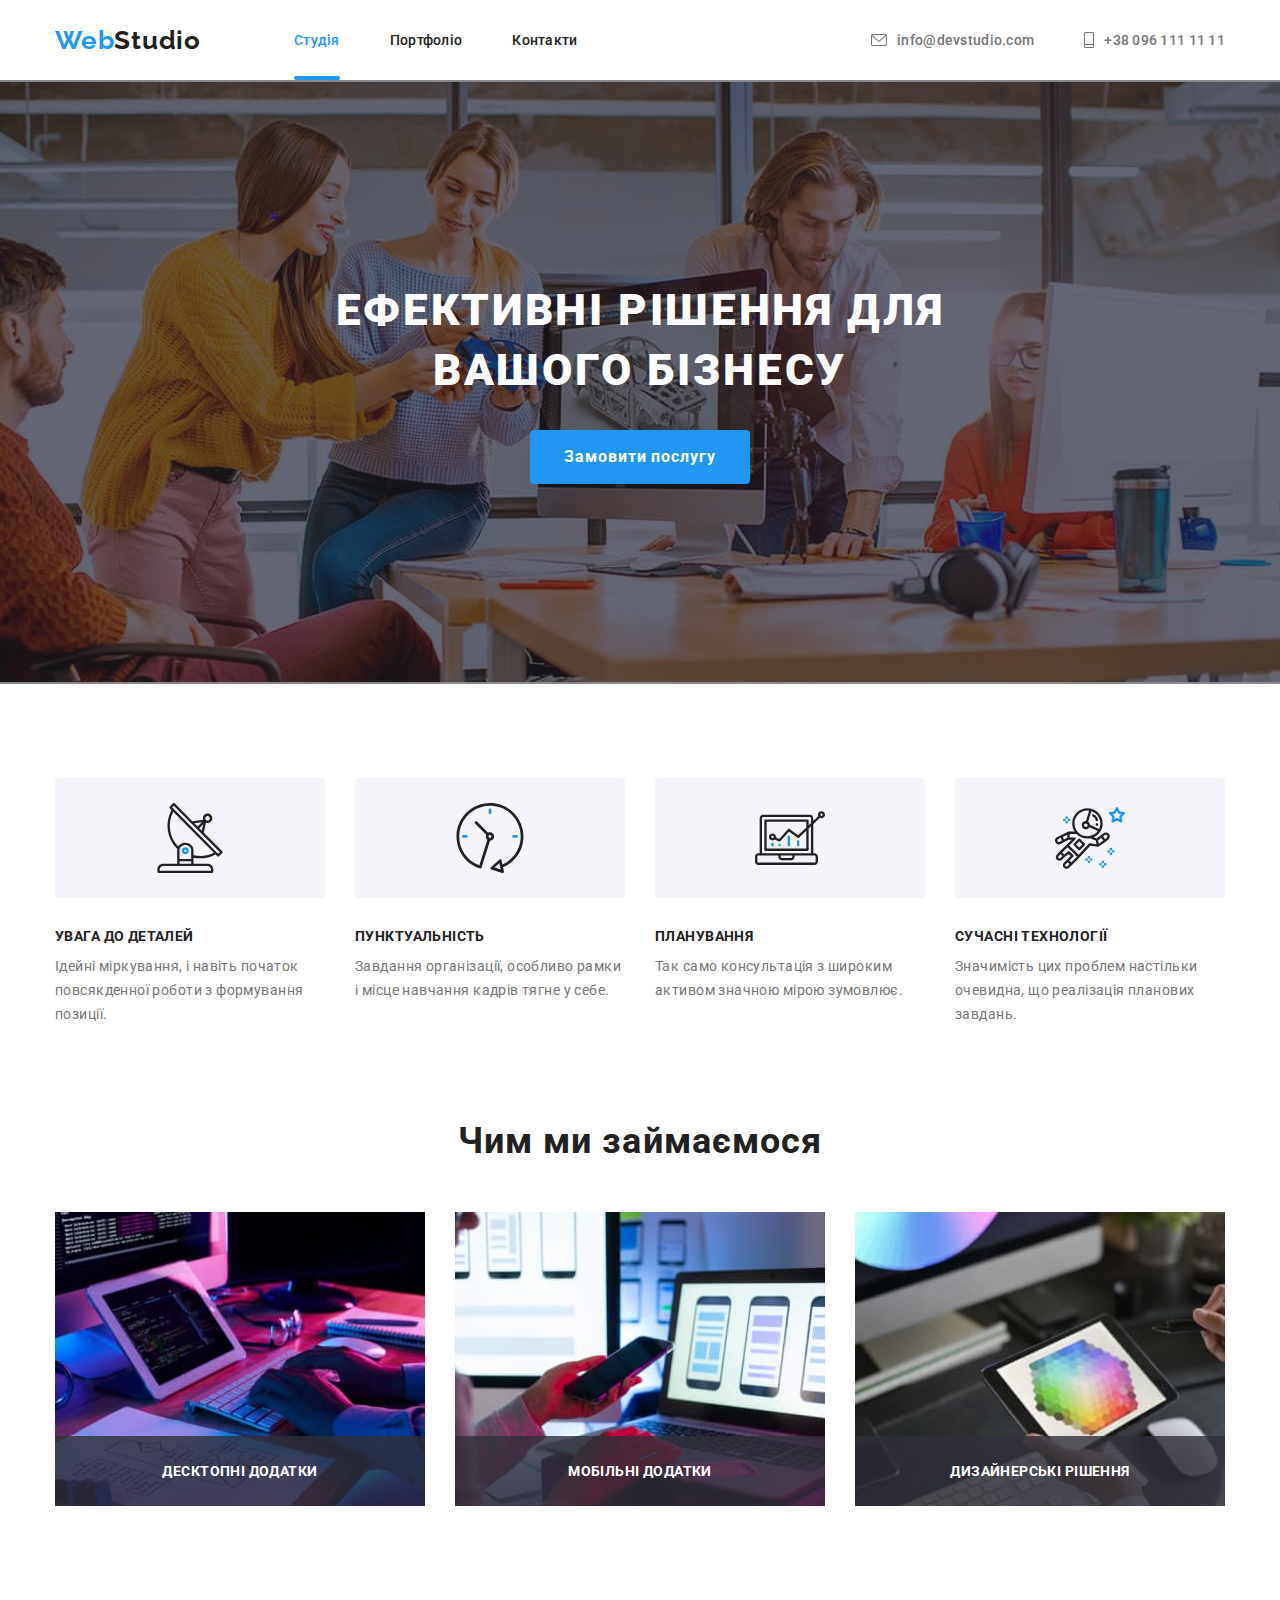
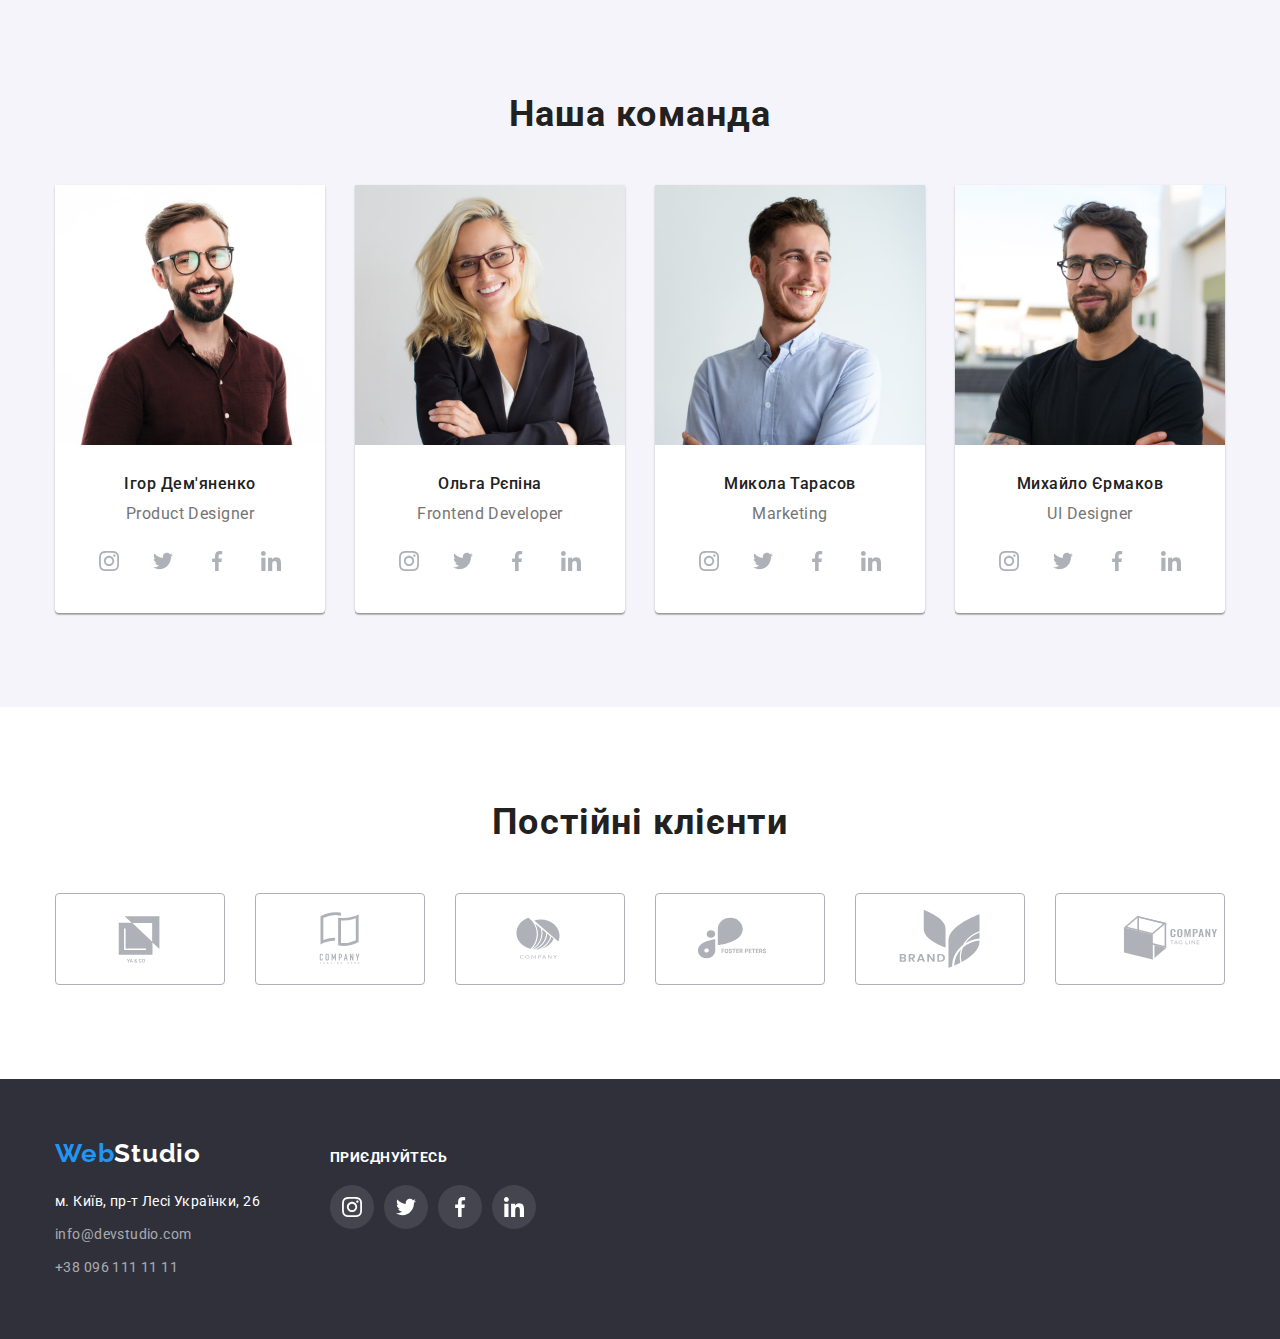
<file: index.html>
<!DOCTYPE html>
<html lang="en">
  <head>
    <meta charset="UTF-8" />
    <meta http-equiv="X-UA-Compatible" content="IE=edge" />
    <meta name="viewport" content="width=device-width, initial-scale=1.0" />
    <title>Web Studio</title>
    <link rel="preconnect" href="https://fonts.googleapis.com" />
    <link rel="preconnect" href="https://fonts.gstatic.com" crossorigin />
    <link
      href="https://fonts.googleapis.com/css2?family=Raleway:wght@700&family=Roboto:wght@400;500;700;900&display=swap"
      rel="stylesheet"
    />
    <link
      rel="stylesheet"
      href="https://cdnjs.cloudflare.com/ajax/libs/modern-normalize/1.1.0/modern-normalize.min.css"
    />
    <link rel="stylesheet" href="./css/styles.css" />
  </head>
  <body>
    <header class="page-header">
      <div class="container flex">
        <a href="" class="logo link"
          ><span class="first-part">Web</span>Studio</a
        >
        <nav class="nav">
          <ul class="nav-list list">
            <li class="site-nav-item">
              <a href="" class="studio-nav-link current link">Студія</a>
            </li>
            <li class="site-nav-item">
              <a href="./portfolio.html" class="site-nav-link link"
                >Портфоліо</a
              >
            </li>
            <li class="site-nav-item">
              <a href="" class="site-nav-link link">Контакти</a>
            </li>
          </ul>
        </nav>
        <ul class="auth-nav list">
          <li class="header item">
            <a class="auth-nav-link mail link" href="mailto:info@devstudio.com">
              <svg class="header-icon email" width="16" , height="12">
                <use href="./images/symbol-defs.svg#envelope"></use>
              </svg>
              info@devstudio.com</a
            >
          </li>
          <li class="header item">
            <a class="auth-nav-link phone link" href="tel:+380961111111">
              <svg class="header-icon mobile" width="10" ,height="16">
                <use href="./images/symbol-defs.svg#mobile"></use>
              </svg>
              +38 096 111 11 11</a
            >
          </li>
        </ul>
      </div>
    </header>
    <main>
      <section class="section hero overlay">
        <div class="container">
          <h1 class="hero-name">Ефективні рішення для <br />вашого бізнесу</h1>
              <button data-modal-open class="hero-btn btn" type="button">
                Замовити послугу
              </button>
        </div>
      </section>
      <section class="section">
        <div class="container">
          <ul class="benefits list">
            <li class="benefits-item">
              <div class="benefit one"></div>
              <h3 class="benefits-list">Увага до деталей</h3>
              <p class="text">
                Ідейні міркування, і навіть початок повсякденної роботи з
                формування позиції.
              </p>
            </li>
            <li class="benefits-item">
              <div class="benefit two"></div>
              <h3 class="benefits-list">Пунктуальність</h3>
              <p class="text">
                Завдання організації, особливо рамки і місце навчання кадрів
                тягне у себе.
              </p>
            </li>
            <li class="benefits-item">
              <div class="benefit three"></div>
              <h3 class="benefits-list">Планування</h3>
              <p class="text">
                Так само консультація з широким активом значною мірою зумовлює.
              </p>
            </li>
            <li class="benefits-item">
              <div class="benefit four"></div>
              <h3 class="benefits-list">Сучасні технології</h3>
              <p class="text">
                Значимість цих проблем настільки очевидна, що реалізація
                планових завдань.
              </p>
            </li>
          </ul>
        </div>
      </section>
      <section class="section work">
        <div class="container">
          <h2 class="ocupation">Чим ми займаємося</h2>
          <ul class="works list">
            <li class="work-item">
              <div class="wrapper">
                <img
                  class="gallery-items"
                  src="./images/desktop.jpg"
                  alt="ноутбук "
                  width="370"
                  height="294"
                />
                <div class="overlay-box">
                  <p class="overlay-text">Десктопні додатки</p>
                </div>
              </div>
            </li>
            <li class="work-item">
              <div class="wrapper">
                <img
                  class="gallery-items"
                  src="./images/phone.jpg"
                  alt="телефон"
                  width="370"
                  height="294"
                />
                <div class="overlay-box">
                  <p class="overlay-text">Мобільні додатки</p>
                </div>
              </div>
            </li>
            <li class="work-item">
              <div class="wrapper">
                <img
                  class="gallery-items"
                  src="./images/tablet.jpg"
                  alt="планшет"
                  width="370"
                  height="294"
                />
                <div class="overlay-box">
                  <p class="overlay-text">Дизайнерські рішення</p>
                </div>
              </div>
            </li>
          </ul>
        </div>
      </section>
      <section class="section our-team">
        <div class="container">
          <h2 class="team">Наша команда</h2>
          <ul class="workers list">
            <li class="employees">
              <img
                class="gallery-items"
                src="./images/gallery.jpg"
                alt="Дизайнер"
                width="270"
                height="260"
              />
              <div class="team-workers">
                <h3 class="team-worker">Ігор Дем'яненко</h3>
                <p class="team-position">Product Designer</p>
                <ul class="team-icon">
                  <li class="team-icons list">
                    <a class="team-soc-link" href=""
                      ><svg class="socials-icon" width="20" , height="20">
                        <use href="./images/symbol-defs.svg#instagram"></use>
                      </svg>
                    </a>
                  </li>
                  <li class="team-icons list">
                    <a class="team-soc-link" href=""
                      ><svg class="socials-icon" width="20" , height="20">
                        <use href="./images/symbol-defs.svg#twitter"></use>
                      </svg>
                    </a>
                  </li>
                  <li class="team-icons list">
                    <a class="team-soc-link" href=""
                      ><svg class="socials-icon" width="20" , height="20">
                        <use href="./images/symbol-defs.svg#facebook"></use>
                      </svg>
                    </a>
                  </li>
                  <li class="team-icons list">
                    <a class="team-soc-link" href="">
                      <svg class="socials-icon" width="20" , height="20">
                        <use href="./images/symbol-defs.svg#linkedin"></use>
                      </svg>
                    </a>
                  </li>
                </ul>
              </div>
            </li>
            <li class="employees">
              <img
                class="gallery-items"
                src="./images/gallery1.jpg"
                alt="Розробник"
                width="270"
                height="260"
              />
              <div class="team-workers">
                <h3 class="team-worker">Ольга Рєпіна</h3>
                <p class="team-position">Frontend Developer</p>
                <ul class="team-icon">
                  <li class="team-icons list">
                    <a class="team-soc-link" href="">
                      <svg class="socials-icon" width="20" , height="20">
                        <use href="./images/symbol-defs.svg#instagram"></use>
                      </svg>
                    </a>
                  </li>
                  <li class="team-icons list">
                    <a class="team-soc-link" href=""
                      ><svg class="socials-icon" width="20" , height="20">
                        <use href="./images/symbol-defs.svg#twitter"></use>
                      </svg>
                    </a>
                  </li>
                  <li class="team-icons list">
                    <a class="team-soc-link" href=""
                      ><svg class="socials-icon" width="20" , height="20">
                        <use href="./images/symbol-defs.svg#facebook"></use>
                      </svg>
                    </a>
                  </li>
                  <li class="team-icons list">
                    <a class="team-soc-link" href="">
                      <svg class="socials-icon" width="20" , height="20">
                        <use
                          href="./images/symbol-defs.svg#linkedin"
                        ></use></svg>
                    </a>
                  </li>
                </ul>
              </div>
            </li>
            <li class="employees">
              <img
                class="gallery-items"
                src="./images/gallery2.jpg"
                alt="Маркетолог"
                width="270"
                height="260"
              />
              <div class="team-workers">
                <h3 class="team-worker">Микола Тарасов</h3>
                <p class="team-position">Marketing</p>
                <ul class="team-icon">
                  <li class="team-icons list">
                    <a class="team-soc-link" href="">
                      <svg class="socials-icon" width="20" , height="20">
                        <use href="./images/symbol-defs.svg#instagram"></use>
                      </svg>
                    </a>
                  </li>
                  <li class="team-icons list">
                    <a class="team-soc-link" href=""
                      ><svg class="socials-icon" width="20" , height="20">
                        <use href="./images/symbol-defs.svg#twitter"></use>
                      </svg>
                    </a>
                  </li>
                  <li class="team-icons list">
                    <a class="team-soc-link" href=""
                      ><svg class="socials-icon" width="20" , height="20">
                        <use href="./images/symbol-defs.svg#facebook"></use>
                      </svg>
                    </a>
                  </li>
                  <li class="team-icons list">
                    <a class="team-soc-link" href="">
                      <svg class="socials-icon" width="20" , height="20">
                        <use
                          href="./images/symbol-defs.svg#linkedin"
                        ></use></svg></a>
                  </li>
                </ul>
              </div>
            </li>
            <li class="employees">
              <img
                class="gallery-items"
                src="./images/gallery3.jpg"
                alt="Дизайнер"
                width="270"
                height="260"
              />
              <div class="team-workers">
                <h3 class="team-worker">Михайло Єрмаков</h3>
                <p class="team-position">UI Designer</p>
                <ul class="team-icon">
                  <li class="team-icons list">
                    <a class="team-soc-link" href="">
                      <svg class="socials-icon" width="20" , height="20">
                        <use href="./images/symbol-defs.svg#instagram"></use>
                      </svg>
                    </a>
                  </li>
                  <li class="team-icons list">
                    <a class="team-soc-link" href=""
                      ><svg class="socials-icon" width="20" , height="20">
                        <use href="./images/symbol-defs.svg#twitter"></use>
                      </svg>
                    </a>
                  </li>
                  <li class="team-icons list">
                    <a class="team-soc-link" href=""
                      ><svg class="socials-icon" width="20" , height="20">
                        <use href="./images/symbol-defs.svg#facebook"></use>
                      </svg>
                    </a>
                  </li>
                  <li class="team-icons list">
                    <a class="team-soc-link" href="">
                      <svg class="socials-icon" width="20" , height="20">
                        <use
                          href="./images/symbol-defs.svg#linkedin"
                        ></use></svg>
                    </a>
                  </li>
                </ul>
              </div>
            </li>
          </ul>
        </div>
      </section>
      <section class="section clients">
        <div class="container customers">
          <h2 class="client">Постійні клієнти</h2>
          <ul class="our-clients">
            <li class="clients-list list">
              <a class="icon-client" href=""
                ><svg class="client-icons" width="106" , height="60">
                  <use href="./images/symbol-defs.svg#Logo1"></use></svg>
              </a>
            </li>
            <li class="clients-list list">
              <a class="icon-client" href=""
                ><svg class="client-icons" width="106" , height="60">
                  <use href="./images/symbol-defs.svg#Logo2"></use></svg>
              </a>
            </li>
            <li class="clients-list list">
              <a class="icon-client" href=""
                ><svg class="client-icons" width="106" , height="60">
                  <use href="./images/symbol-defs.svg#Logo3"></use></svg>
              </a>
            </li>
            <li class="clients-list list">
              <a class="icon-client" href=""
                ><svg class="client-icons" width="106" , height="60">
                  <use href="./images/symbol-defs.svg#Logo4"></use></svg>
              </a>
            </li>
            <li class="clients-list list">
              <a class="icon-client" href=""
                ><svg class="client-icons" width="106" , height="60">
                  <use href="./images/symbol-defs.svg#Logo5"></use></svg>
            </li>
            <li class="clients-list list">
              <a class="icon-client" href=""
                ><svg class="client-icons" width="106" , height="60">
                  <use href="./images/symbol-defs.svg#Logo6"></use></svg>
              </a>
            </li>
          </ul>
        </div>
      </section>
    </main>
    <footer class="bottom">
      <div class="container cont-bottom">
        <div class="container-bottom">
          <a href="" class="logo-link link"
            ><span class="one-part">Web</span>Studio</a
          >
          <address class="address-list">
            <ul class="address list">
              <li class="address-item">
                <a
                  class="address-location-link link"
                  href="https://goo.gl/maps/JddRu9CGbKq4Ur218"
                  >м. Київ, пр-т Лесі Українки, 26
                </a>
              </li>
              <li class="address-item">
                <a
                  class="address-nav-link link"
                  href="mailto:info@devstudio.com"
                >
                  info@devstudio.com</a
                >
              </li>
              <li class="address-item">
                <a class="address-nav-link link" href="tel:+380961111111"
                  >+38 096 111 11 11</a
                >
              </li>
            </ul>
          </address>
        </div>
        <div class="invitation">
          <p class="invite">Приєднуйтесь</p>
          <ul class="invitation-link">
            <li class="footer-soc list">
              <a class="footer-soc-link" href=""
                ><svg class="invitation-icon" width="20" height="20">
                  <use href="./images/symbol-defs.svg#instagram"></use>
                </svg>
              </a>
            </li>
            <li class="footer-soc list">
              <a class="footer-soc-link" href=""
                ><svg class="invitation-icon" width="20" height="20">
                  <use href="./images/symbol-defs.svg#twitter"></use>
                </svg>
              </a>
            </li>
            <li class="footer-soc list">
              <a class="footer-soc-link" href=""
                ><svg class="invitation-icon" width="20" height="20">
                  <use href="./images/symbol-defs.svg#facebook"></use>
                </svg>
              </a>
            </li>
            <li class="footer-soc list">
              <a class="footer-soc-link" href=""
                ><svg class="invitation-icon" width="20" height="20">
                  <use href="./images/symbol-defs.svg#linkedin"></use></svg>
              </a>
            </li>
          </ul>
        </div>
      </div>
    </footer>
    <div class="backdrop is-hidden" data-modal>
      <div class="modal">
        <button data-modal-close class="close-btn" type="button"> <svg class="close-btn-icon" width="18" height="18"> 
        <use href="./images/symbol-defs.svg#close-btn"></use>
      </svg> </button>
      </div>
    </div>
    <script src="./modal.js"></script>
  </body>
</html>
</file>
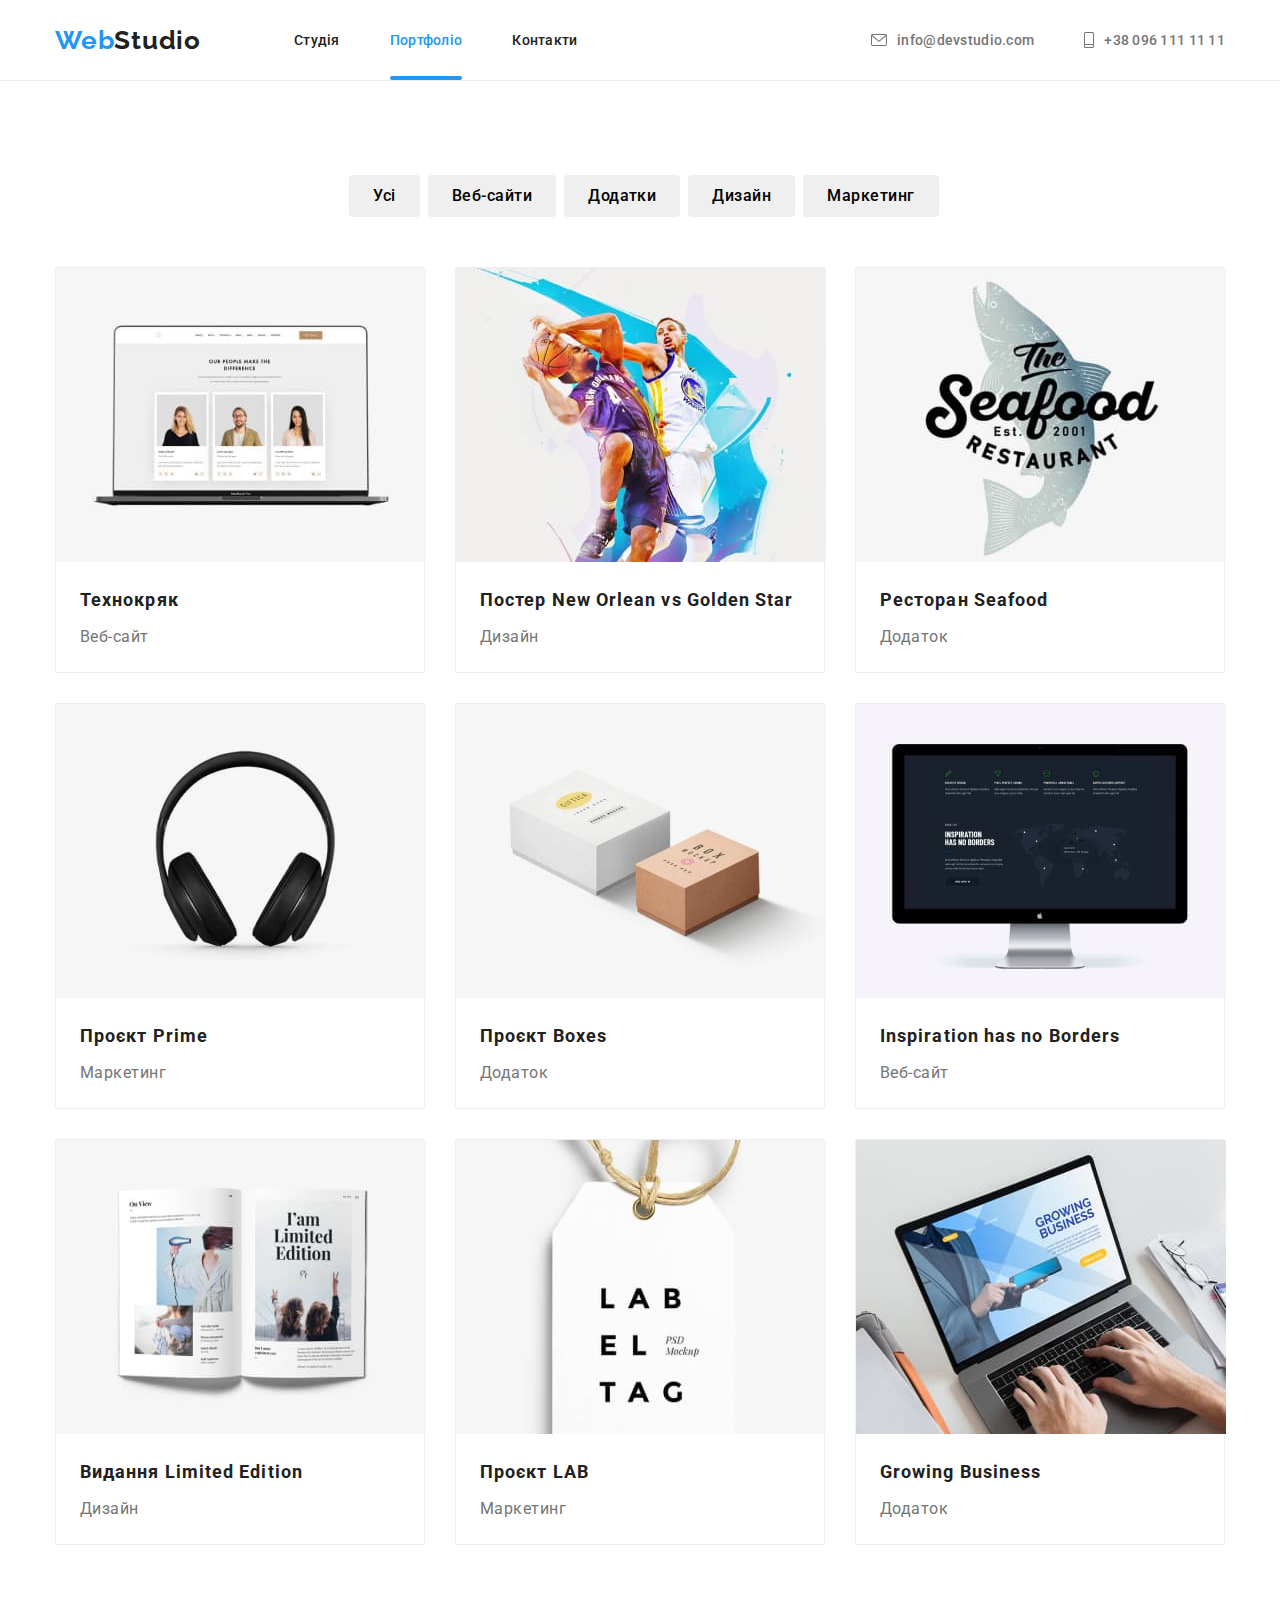
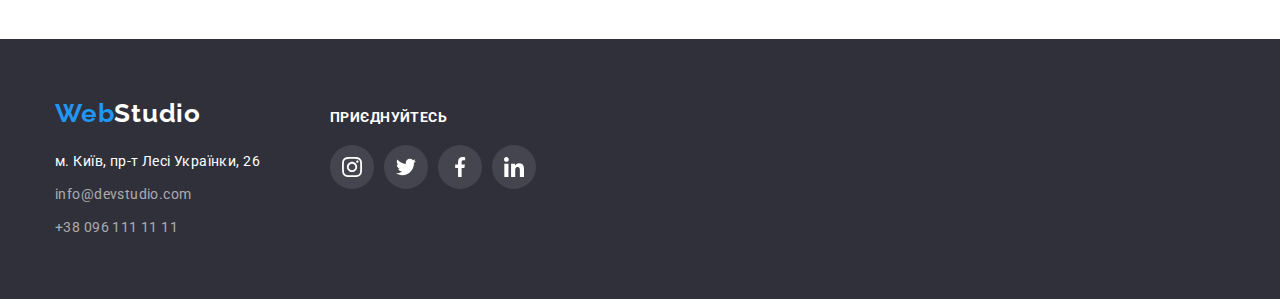
<file: portfolio.html>
<!DOCTYPE html>
<html lang="en">
  <head>
    <meta charset="UTF-8" />
    <meta http-equiv="X-UA-Compatible" content="IE=edge" />
    <meta name="viewport" content="width=device-width, initial-scale=1.0" />
    <title>Портфоліо</title>
    <link rel="preconnect" href="https://fonts.googleapis.com" />
    <link rel="preconnect" href="https://fonts.gstatic.com" crossorigin />
    <link
      href="https://fonts.googleapis.com/css2?family=Raleway:wght@700&family=Roboto:wght@400;500;700;900&display=swap"
      rel="stylesheet"
    />
    <link
      rel="stylesheet"
      href="https://cdnjs.cloudflare.com/ajax/libs/modern-normalize/1.1.0/modern-normalize.min.css"
    />
    <link rel="stylesheet" href="./css/styles.css" />
  </head>
  <body>
    <header class="page">
      <div class="container flex">
        <a href="" class="logo link"
          ><span class="first-part">Web</span>Studio</a
        >
        <nav class="site-nav">
          <ul class="nav-list list">
            <li class="site-nav-item">
              <a href="./index.html" class="site-nav-link link">Студія</a>
            </li>
            <li class="site-nav-item">
              <a href="" class="port-nav-link current link">Портфоліо</a>
            </li>
            <li class="site-nav-item">
              <a href="" class="site-nav-link link">Контакти</a>
            </li>
          </ul>
        </nav>
        <ul class="auth-nav list">
          <li class="item">
            <a class="auth-nav-link link" href="mailto:info@devstudio.com">
              <svg class="header-icon email" width="16" , height="12">
                <use href="./images/symbol-defs.svg#envelope"></use></svg>
                info@devstudio.com</a>
          </li>
          <li class="item">
            <a class="auth-nav-link link" href="tel:+380961111111"
              >
              <svg class="header-icon mobile" width="10" ,height="16">
                <use href="./images/symbol-defs.svg#mobile"></use>
              </svg>+38 096 111 11 11</a
            >
          </li>
        </ul>
      </div>
    </header>
    <main>
      <section class="section">
        <div class="container">
          <h1 class="visually-hidden">Портфоліо</h1>
          <ul class="btn-port-list list">
            <li><button class="btn-port style" type="button">Усі</button></li>
            <li><button class="btn-port" type="button">Веб-сайти</button></li>
            <li><button class="btn-port" type="button">Додатки</button></li>
            <li><button class="btn-port" type="button">Дизайн</button></li>
            <li><button class="btn-port" type="button">Маркетинг</button></li>
          </ul>
          <ul class="gallery-list list">
            <li class="gallery-item">
              <a href="" class="projects link">
                <div class="team-thumb">
                <img class="gallery-items"
                  src="./images/project1.jpg"
                  alt="проект1"
                  width="370"
                  height="294"
                />
                <div class="thumb-overlay">
                  <p class="thumb-text"> Ресурс пропонує комплексні пропозиції з різним рівнем функціоналу та сервісів. Все це дозволить відвідувачу отримати вичерпні відомості про компанію чи приватну особу.</p>
                </div>
              </div>
                <div class="project-desk">
                <h3 class="project-list">Технокряк</h3>
                <p class="project-text">Веб-сайт</p>
              </div>
              </a>
            </li>
            <li class="gallery-item">
              <a href="" class="projects link">
                <div class="team-thumb">
                <img class="gallery-items"
                  src="./images/project2.jpg"
                  alt="проект2"
                  width="370"
                  height="294"
                />
                <div class="thumb-overlay">
                  <p class="thumb-text"> Ресурс пропонує комплексні пропозиції з різним рівнем функціоналу та сервісів. Все це дозволить відвідувачу отримати вичерпні відомості про компанію чи приватну особу.</p>
                </div>
              </div>
                <div class="project-desk">
                <h3 class="project-list">Постер New Orlean vs Golden Star</h3>
                <p class="project-text">Дизайн</p>
              </div>
              </a>
            </li>
            <li class="gallery-item">
              <a href="" class="projects link">
                <div class="team-thumb">
                <img class="gallery-items"
                  src="./images/project3.jpg"
                  alt="проект3"
                  width="370"
                  height="294"
                />
                <div class="thumb-overlay">
                  <p class="thumb-text"> Ресурс пропонує комплексні пропозиції з різним рівнем функціоналу та сервісів. Все це дозволить відвідувачу отримати вичерпні відомості про компанію чи приватну особу.</p>
                </div>
              </div>
                <div class="project-desk">
                <h3 class="project-list">Ресторан Seafood</h3>
                <p class="project-text">Додаток</p>
              </div>
              </a>
            </li>
            <li class="gallery-item">
              <a href="" class="projects link">
                <div class="team-thumb">
                <img class="gallery-items"
                  src="./images/project4.jpg"
                  alt="проект4"
                  width="370"
                  height="294"
                />
                <div class="thumb-overlay">
                  <p class="thumb-text"> Ресурс пропонує комплексні пропозиції з різним рівнем функціоналу та сервісів. Все це дозволить відвідувачу отримати вичерпні відомості про компанію чи приватну особу.</p>
                </div>
              </div>
                <div class="project-desk">
                <h3 class="project-list">Проєкт Prime</h3>
                <p class="project-text">Маркетинг</p>
              </div>
              </a>
            </li>
            <li class="gallery-item">
              <a href="" class="projects link">
                <div class="team-thumb">
                <img class="gallery-items"
                  src="./images/project5.jpg"
                  alt="проект5"
                  width="370"
                  height="294"
                />
                <div class="thumb-overlay">
                  <p class="thumb-text"> Ресурс пропонує комплексні пропозиції з різним рівнем функціоналу та сервісів. Все це дозволить відвідувачу отримати вичерпні відомості про компанію чи приватну особу.</p>
                </div>
              </div>
                <div class="project-desk">
                <h3 class="project-list">Проєкт Boxes</h3>
                <p class="project-text">Додаток</p>
              </div>
              </a>
            </li>
            <li class="gallery-item">
              <a href="" class="projects link">
                <div class="team-thumb">
                <img class="gallery-items"
                  src="./images/project6.jpg"
                  alt="проект6"
                  width="370"
                  height="294"
                />
                <div class="thumb-overlay">
                  <p class="thumb-text"> Ресурс пропонує комплексні пропозиції з різним рівнем функціоналу та сервісів. Все це дозволить відвідувачу отримати вичерпні відомості про компанію чи приватну особу.</p>
                </div>
              </div>
                <div class="project-desk">
                <h3 class="project-list">Inspiration has no Borders</h3>
                <p class="project-text">Веб-сайт</p>
              </div>
              </a>
            </li>
            <li class="gallery-item">
              <a href="" class="projects link">
                <div class="team-thumb">
                <img class="gallery-items"
                  src="./images/project7.jpg"
                  alt="проект7"
                  width="370"
                  height="294"
                />
                <div class="thumb-overlay">
                  <p class="thumb-text"> Ресурс пропонує комплексні пропозиції з різним рівнем функціоналу та сервісів. Все це дозволить відвідувачу отримати вичерпні відомості про компанію чи приватну особу.</p>
                </div>
              </div>
                <div class="project-desk">
                <h3 class="project-list">Видання Limited Edition</h3>
                <p class="project-text">Дизайн</p>
                </div>
              </a>
            </li>
            <li class="gallery-item">
              <a href="" class="projects link">
                <div class="team-thumb">
                <img class="gallery-items"
                  src="./images/project8.jpg"
                  alt="проект8"
                  width="370"
                  height="294"
                />
                <div class="thumb-overlay">
                  <p class="thumb-text"> Ресурс пропонує комплексні пропозиції з різним рівнем функціоналу та сервісів. Все це дозволить відвідувачу отримати вичерпні відомості про компанію чи приватну особу.</p>
                </div>
              </div>
                <div class="project-desk">
                <h3 class="project-list">Проєкт LAB</h3>
                <p class="project-text">Маркетинг</p>
              </div>
              </a>
            </li>
            <li class="gallery-item"> 
              <a href="" class="projects link">
                <div class="team-thumb">
                <img class="gallery-items"
                  src="./images/project9.jpg"
                  alt="проект9"
                  width="370"
                  height="294"
                />
                <div class="thumb-overlay">
                  <p class="thumb-text"> Ресурс пропонує комплексні пропозиції з різним рівнем функціоналу та сервісів. Все це дозволить відвідувачу отримати вичерпні відомості про компанію чи приватну особу.</p>
                </div>
              </div>
                <div class="project-desk">
                <h3 class="project-list">Growing Business</h3>
                <p class="project-text">Додаток</p>
              </div>
              </a>
            </li>
          </ul>
        </div>
      </section>
    </main>
    <footer class="bottom">
      <div class="container cont-bottom">
        <div class="container-bottom">
          <a href="" class="logo-link link"
            ><span class="one-part">Web</span>Studio</a
          >
          <address class="address-list">
            <ul class="address list">
              <li class="address-item">
                <a
                  class="address-location-link link"
                  href="https://goo.gl/maps/JddRu9CGbKq4Ur218"
                  >м. Київ, пр-т Лесі Українки, 26
                </a>
              </li>
              <li class="address-item">
                <a
                  class="address-nav-link link"
                  href="mailto:info@devstudio.com"
                >
                  info@devstudio.com</a
                >
              </li>
              <li class="address-item">
                <a class="address-nav-link link" href="tel:+380961111111"
                  >+38 096 111 11 11</a
                >
              </li>
            </ul>
          </address>
        </div>
        <div class="invitation">
          <p class="invite">Приєднуйтесь</p>
          <ul class="invitation-link">
            <li class="footer-soc list">
              <a class="footer-soc-link" href=""
                ><svg class="invitation-icon" width="20" height="20">
                  <use href="./images/symbol-defs.svg#instagram"></use>
                </svg>
              </a>
            </li>
            <li class="footer-soc list">
              <a class="footer-soc-link"href=""
                ><svg class="invitation-icon"width="20" height="20">
                  <use href="./images/symbol-defs.svg#twitter"></use>
                </svg>
              </a>
            </li>
            <li class="footer-soc list">
              <a class="footer-soc-link" href=""
                ><svg class="invitation-icon"width="20" height="20">
                  <use href="./images/symbol-defs.svg#facebook"></use>
                </svg>
              </a>
            </li>
            <li class="footer-soc list">
              <a class="footer-soc-link" href=""
                ><svg class="invitation-icon"width="20" height="20">
                  <use href="./images/symbol-defs.svg#linkedin"></use></svg></a>
            </li>
          </ul>
        </div>
      </div>
    </footer>
  </body>
</html>
</file>
<file: css/styles.css>
:root {
    --second-font: 'Raleway', sans-serif;
    --accent-color: #2196F3;
    --main-color: #212121;
    --second-color: #757575;
    --third-color: #FFFFFF;
    --fourth-color: rgba(255, 255, 255, 0.6);
    --idx-backdrop: 1000;
}

body {
    font-family: 'Roboto', sans-serif;
    color: var(--main-color);
    margin: 0;
}


/* Container */
.container {
    width: 1200px;
    margin: 0 auto;
    padding-left: 15px;
    padding-right: 15px;
}

h1,
h2,
h3,
h4,
h5,
h6,
p,
ul {
    margin-top: 0;
    margin-bottom: 0;
}

/* Утиліти */
.list {
    padding: 0;
    margin: 0;
    list-style: none;
}

.link {
    text-decoration: none;
}

/* Flex */
.flex {
    display: flex;
    align-items: center;
}

/* Logo */
.logo {
    padding-top: 24px;
    padding-bottom: 24px;
    font-family: var(--second-font);
    font-style: normal;
    font-weight: 700;
    font-size: 26px;
    line-height: calc(31/26);
    letter-spacing: 0.03em;
    color: var(--main-color);
}



.first-part {
    color: var(--accent-color);
}

/* Site nav */

.site-nav {
    display: flex;
    font-weight: 500;
    font-size: 14px;
    line-height: 1, 14;
    letter-spacing: 0.02em;
}

.site-nav-item:last-child {
    margin-right: 0;
}

.nav-list .site-nav-item+.site-nav-item {
    margin-left: 50px;
}

.nav-list {
    display: flex;
    margin-left: 93px;
}

.studio-nav-link {
    position: relative;
    display: block;
    padding-top: 32px;
    padding-bottom: 32px;
    color: var(--accent-color);
    font-weight: 500;
    font-size: 14px;
    line-height: calc(16/14);
    letter-spacing: 0.02em;
    transition-property: color;
    transition-duration: 250ms;
    transition-timing-function: cubic-bezier(0.4, 0, 0.2, 1);
}

.studio-nav-link.current {
    color: #2196F3;
}

.studio-nav-link.current::after {
    position: absolute;
    bottom: 0;
    left: 0;
    content: '';
    display: block;
    width: 100%;
    height: 4px;
    border-radius: 2px;
    background-color: #2196F3;
}


.site-nav-link {
    display: block;
    padding-top: 32px;
    padding-bottom: 32px;
    font-weight: 500;
    font-size: 14px;
    line-height: calc(16/14);
    letter-spacing: 0.02em;
    color: var(--main-color);
    transition-property: color;
    transition-duration: 250ms;
    transition-timing-function: cubic-bezier(0.4, 0, 0.2, 1);

}

.site-nav-link:hover,
.site-nav-link:focus {
    color: var(--accent-color);
}

/* Auth nav */


.auth-nav {
    display: flex;
    margin-left: auto;
}

.auth-nav .item+.item {
    margin-left: 50px;
}

.header-icon {
    fill: currentColor;
}

.email {
    width: 16px;
    height: 12px;
}

.mobile {
    width: 10px;
    height: 16px;


}

.auth-nav-link {

    color: var(--second-color);
    font-weight: 500;
    font-size: 14px;
    line-height: calc(16/14);
    letter-spacing: 0.02em;
    display: flex;
    justify-content: center;
    align-items: center;
    gap: 10px;
    transition-property: color;
    transition-duration: 250ms;
    transition-timing-function: cubic-bezier(0.4, 0, 0.2, 1);

}

.auth-nav-link:hover,
.auth-nav-link:focus {
    color: var(--accent-color);
}

.section {
    padding-top: 94px;
    padding-bottom: 94px;
    margin: 0 auto;

}

/* Hero */
.hero {
    max-width: 1600 px;
    padding-top: 200px;
    padding-bottom: 200px;
    margin-top: 0;
    /* background: rgba(47, 48, 58, 0.4); */
    font-weight: 900;
    font-size: 44px;
    line-height: calc(60/44);
    text-align: center;
    letter-spacing: 0.06em;
    text-transform: uppercase;
    color: var(--third-color);
}

.overlay {
    max-width: 1600 px;
    height: 600;
    margin-left: auto;
    margin-right: auto;
    background-image: linear-gradient(to right, rgba(47, 48, 58, 0.4), rgba(47, 48, 58, 0.4)), url('../images/background-image.jpg');
    background-size: auto;
    background-position: center;
    background-color: #c4c4c4;
    ;
    background-repeat: no-repeat;
}

.hero .overlay {
    max-width: 1600px;
}

.hero-name {
    font-weight: 900;
    font-size: 44px;
    line-height: calc(60/44);
    text-align: center;
    letter-spacing: 0.06em;
    text-transform: uppercase;
    color: var(--third-color);
}



.hero-btn {
    border-radius: 4px;
    padding: 10px 32px;
    margin-top: 30px;
    min-width: 216px;
    text-align: center;
    font-family: inherit;
    font-style: normal;
    background-color: var(--accent-color);
    color: var(--third-color);
    font-weight: 700;
    font-size: 16px;
    line-height: 1.88;
    letter-spacing: 0.06em;
    cursor: pointer;
    border-color: transparent;
    transition-property: background-color;
    transition-duration: 250ms;
    transition-timing-function: cubic-bezier(0.4, 0, 0.2, 1);
}


.hero-btn:hover,
.hero-btn:focus {
    background-color: #188CE8;
}

/* Benefits */

.benefit {
    width: 270px;
    height: 120px;
    background-color: #F5F4FA;
    border-radius: 4px;
    margin-bottom: 30px;
    display: flex;
    text-align: center;
    justify-content: center;
}

.one {
    background-image: url(../images/icons/antenna.svg);
    background-repeat: no-repeat;
    background-position: 50% 50%;
}

.two {
    background-image: url(../images/icons/clock.svg);
    background-repeat: no-repeat;
    background-position: 50% 50%;
}

.three {
    background-image: url(../images/icons/diagram.svg);
    background-repeat: no-repeat;
    background-position: 50% 50%;
}

.four {
    background-image: url(../images/icons/astronaut.svg);
    background-repeat: no-repeat;
    background-position: 50% 50%;
}

.benefits {
    display: flex;
    justify-content: space-between;
}

.benefits-item {
    padding: 0;
    margin: 0;
    display: list-item;
    text-align: -webkit-match-parent;
}

.benefits-list {
    margin-bottom: 10px;
    font-weight: 700;
    font-size: 14px;
    line-height: calc(16/14);
    letter-spacing: 0.03em;
    text-transform: uppercase;
    color: var(--main-color);

}

.text {
    width: 270px;
    color: var(--second-color);
    font-size: 14px;
    line-height: calc(24/14);
    letter-spacing: 0.03em;

}

/* Ocupation */
.work {
    padding-top: 0;
}

.works {
    display: flex;
    justify-content: space-between;
}

.work-item {
    padding: 0;
    margin: 0;
}

.ocupation {
    margin-bottom: 50px;
    font-weight: 700;
    font-size: 36px;
    line-height: calc(42/36);
    text-align: center;
    letter-spacing: 0.03em;
    color: var(--main-color);
}

.wrapper {
    position: relative;
}

.overlay-box {
    position: absolute;
    height: 70px;
    left: 0;
    bottom: 0;
    width: 100%;
}

.overlay-text {
    font-family: 'Roboto';
    font-style: normal;
    font-weight: 700;
    font-size: 14px;
    line-height: 16px;
    text-align: center;
    letter-spacing: 0.03em;
    text-transform: uppercase;
    padding: 27px;
    color: #FFFFFF;
    background: rgba(47, 48, 58, 0.8);
}

/* Team */
.our-team {
    background-color: #F5F4FA;

}

.team {
    margin-bottom: 50px;
    font-weight: 700;
    font-size: 36px;
    line-height: calc(42, 19/36);
    text-align: center;
    letter-spacing: 0.03em;
    color: var(--main-color);
}

.workers {
    display: flex;
    margin: 0;
    padding: 0;
    justify-content: space-between;
}

.employees {
    background: #FFFFFF;
    box-shadow: 0px 1px 3px rgba(0, 0, 0, 0.12), 0px 1px 1px rgba(0, 0, 0, 0.14), 0px 2px 1px rgba(0, 0, 0, 0.2);
    border-radius: 0px 0px 4px 4px;
}

.employees:not(:last-child) {
    margin-right: 30px;
}

.team-workers {
    padding-top: 30px;
    padding-bottom: 30px;
}

.team-worker {

    margin-bottom: 10px;
    font-weight: 500;
    font-size: 16px;
    line-height: calc(18, 75/16);
    text-align: center;
    letter-spacing: 0.03em;
    color: var(--main-color);
    background-color: var(--third-color);
}


.team-position {

    font-size: 16px;
    line-height: calc(19/16);
    text-align: center;
    letter-spacing: 0.03em;
    color: var(--second-color);
    background-color: var(--third-color);
    margin-bottom: 16px;
}

.team-icon {
    display: flex;
    justify-content: center;
    gap: 10px;
    padding-left: 0;

}

.team-icons {
    width: 44px;
    height: 44px;
    border-radius: 50%;
    background-color: #ffffff;
    display: flex;
    align-items: center;
    justify-content: center;
    transition-property: background-color;
    transition-duration: 250ms;
    transition-timing-function: cubic-bezier(0.4, 0, 0.2, 1);

}

.team-icons:hover,
.team-icons:focus {
    background-color: #2196F3;
    border-radius: 50%;
}

.team-soc-link {
    width: 44px;
    height: 44px;
    border-radius: 50%;
    display: flex;
    align-items: center;
    justify-content: center;
    transition-property: fill;
    transition-duration: 250ms;
    transition-timing-function: cubic-bezier(0.4, 0, 0.2, 1);
}

.socials-icon {
    border: 0;
    width: 20px;
    height: 20 px;
    fill: #AFB1B8;
    transition-property: fill;
    transition-duration: 250ms;
    transition-timing-function: cubic-bezier(0.4, 0, 0.2, 1);
}

.team-soc-link:hover .socials-icon,
.team-soc-link:focus .socials-icon {
    fill: #ffffff;
}


.team-soc-link:focus {
    background-color: #2196F3;
}

.client {
    font-weight: 700;
    font-size: 36px;
    line-height: calc(42/36);
    text-align: center;
    letter-spacing: 0.03em;
    color: var(--main-color);
    margin-bottom: 50px;

}

.our-clients {
    display: flex;
    padding: 0;


}

.clients-list {
    width: 170px;
    height: 92px;
    border: 1px solid #AFB1B8;
    border-radius: 4px;
    margin-right: 30px;
    display: flex;
    justify-content: center;
    align-items: center;
    transition-property: border;
    transition-duration: 250ms;
    transition-timing-function: cubic-bezier(0.4, 0, 0.2, 1);
}

.clients-list:last-child {
    margin-right: 0;
}

.clients-list:hover,
.clients-list:focus {
    border: 1px solid #2196F3;
    border-radius: 4px;
}

.icon-client {
    width: 170px;
    height: 92px;
    display: flex;
    justify-content: center;
    align-items: center;
    transition-property: fill;
    transition-duration: 250ms;
    transition-timing-function: cubic-bezier(0.4, 0, 0.2, 1);
}

.icon-client:hover .client-icons,
.icon-client:focus .client-icons {
    fill: #2196F3;
}

.client-icons {
    fill: #AFB1B8;
    transition-property: fill;
    transition-duration: 250ms;
    transition-timing-function: cubic-bezier(0.4, 0, 0.2, 1);
}


/* Footer */
.bottom {
    padding-top: 60px;
    padding-bottom: 60px;
    background-color: #2F303A;
    display: flex;
    align-items: baseline;
    margin: 0 auto;
}

.cont-bottom {
    margin: 0 auto;
    display: flex;
    gap: 70px;
    align-items: baseline;
}



.logo-link {
    margin-bottom: 20px;
    font-family: var(--second-font);
    font-style: normal;
    font-weight: 700;
    font-size: 26px;
    line-height: 1, 19;
    letter-spacing: 0.03em;
    color: var(--third-color);
}


.one-part {
    color: var(--accent-color);
}

.address {
    margin-top: 20px;
    font-family: 'Roboto';
    font-style: normal;
    font-weight: 400;
    font-size: 14px;
    line-height: 1, 71;
    letter-spacing: 0.03em;
}

.address-item {
    margin-top: 9px;
}

.address-list {
    font-family: 'Roboto';
    font-style: normal;
    font-weight: 400;
    font-size: 14px;
    line-height: 1, 71;
    letter-spacing: 0.03em;
}

.address-location-link {
    color: var(--third-color);
    font-weight: 400;
    font-size: 14px;
    line-height: calc(24/14);
    letter-spacing: 0.03em;
    transition-property: color;
    transition-duration: 250ms;
    transition-timing-function: cubic-bezier(0.4, 0, 0.2, 1);

}

.address-location-link:hover,
.address-location-link:focus {
    color: var(--accent-color);
}

.address-nav-link {
    color: var(--fourth-color);
    cursor: pointer;
    font-size: 14px;
    line-height: calc(24/14);
    letter-spacing: 0.03em;
    transition-property: color;
    transition-duration: 250ms;
    transition-timing-function: cubic-bezier(0.4, 0, 0.2, 1);

}


.address-nav-link:hover,
.address-nav-link:focus {
    color: var(--accent-color);
}

.invite {
    font-family: 'Roboto';
    font-weight: 700;
    font-size: 14px;
    line-height: calc(16/14);
    letter-spacing: 0.03em;
    text-transform: uppercase;
    color: #FFFFFF;
    margin-bottom: 20px;
}

.invitation-link {
    display: flex;
    justify-content: center;
    gap: 10px;
    padding-left: 0;

}

.invitation-icon {
    fill: #FFFFFF;
}

.invitation-icon:hover .invitation-icon:focus {
    background-color: #2196F3;
}

/* .footer-soc{ */

.footer-soc-link {
    width: 44px;
    height: 44px;
    border-radius: 50%;
    background: rgba(255, 255, 255, 0.1);
    display: flex;
    align-items: center;
    justify-content: center;
    transition-property: background-color;
    transition-duration: 250ms;
    transition-timing-function: cubic-bezier(0.4, 0, 0.2, 1);
}

.footer-soc-link:hover,
.footer-soc-link:focus {
    background-color: #2196F3;
}

/* Портфоліо */
.page {
    border-bottom: 1px solid #ECECEC;
}

.port-nav-link {
    position: relative;
    display: block;
    padding-top: 32px;
    padding-bottom: 32px;
    color: var(--accent-color);
    font-weight: 500;
    font-size: 14px;
    line-height: calc(16/14);
    letter-spacing: 0.02em;
}

.port-nav-link.current {
    color: #2196F3;
}

.port-nav-link.current::after {
    position: absolute;
    bottom: 0;
    left: 0;
    content: '';
    display: block;
    width: 100%;
    height: 4px;
    border-radius: 2px;
    background-color: #2196F3;
}

.btn-port-list {
    display: flex;
    justify-content: center;
    margin-bottom: 50px;
}

.style {
    padding: 6px 25px;
}

.btn-port {
    margin-left: 8px;
    padding: 6px 22px;
    border-radius: 4px;
    font-weight: 500;
    font-size: 16px;
    line-height: calc(26/16);
    letter-spacing: 0.03em;
    border-color: transparent;
    cursor: pointer;
    transition-property: background-color, color, box-shadow;
    transition-duration: 250ms;
    transition-timing-function: cubic-bezier(0.4, 0, 0.2, 1);
}

.btn-port:hover,
.btn-port:focus {
    background-color: var(--accent-color);
    color: var(--third-color);
    box-shadow: 0px 3px 1px rgba(0, 0, 0, 0.1), 0px 1px 2px rgba(0, 0, 0, 0.08), 0px 2px 2px rgba(0, 0, 0, 0.12);
}

.visually-hidden {
    position: absolute;
    width: 1px;
    height: 1px;
    margin: -1px;
    border: 0;
    padding: 0;

    white-space: nowrap;
    clip-path: inset(100%);
    clip: rect(0 0 0 0);
    overflow: hidden;
}

.gallery-items {
    display: block;
}

.gallery-list {
    display: flex;
    flex-wrap: wrap;
    gap: 30px;
    width: 1200px;
}

.gallery-item {
    width: 370px;
    background: #FFFFFF;
    border: 1px solid #EEEEEE;
    transition-property: box-shadow;
    transition-duration: 250ms;
    transition-timing-function: cubic-bezier(0.4, 0, 0.2, 1);
}

.gallery-item:hover {
    box-shadow: 0px 1px 1px rgba(0, 0, 0, 0.12), 0px 4px 4px rgba(0, 0, 0, 0.06), 1px 4px 6px rgba(0, 0, 0, 0.16);
}

.gallery-list:nth-child(3n) {
    margin-right: 0;
}

.team-thumb {
    position: relative;
    width: 370px;
    height: 294px;
    overflow: hidden;

}

.thumb-overlay {
    position: absolute;
    display: flex;
    align-items: center;
    top: 0;
    left: 0;
    width: 100%;
    height: 100%;
    transform: translateY(100%);
    background: rgba(33, 150, 243, 0.9);
    transition: transform;
    transition-duration: 250ms;
    transition-timing-function:cubic-bezier(0.4, 0, 0.2, 1) ;
}
.gallery-item:hover .thumb-overlay{
    transform: translateY(0);
}

.thumb-text {
font-weight: 400;
font-size: 18px;
line-height: calc(28/18);
letter-spacing: 0.03em;
padding-left: 24px;
padding-right: 24px;
color: #FFFFFF;
}

.project-desk {
    padding: 20px 24px;
}


.project-list {
    margin-bottom: 4px;
    font-weight: 700;
    font-size: 18px;
    line-height: calc(36/18);
    letter-spacing: 0.06em;
    color: var(--main-color)
}

.project-text {
    font-size: 16px;
    line-height: calc(30/16);
    letter-spacing: 0.03em;
    color: var(--second-color);
}

.backdrop {
    position: fixed;
    top: 0;
    left: 0;
    width: 100%;
    height: 100%;
    background: rgba(0, 0, 0, 0.2);
    transition: opacity 250ms cubic-bezier(0.4, 0, 0.2, 1), visibility 250ms cubic-bezier(0.4, 0, 0.2, 1);
}

.backdrop.is-hidden {
    opacity: 0;
    visibility: hidden;
    pointer-events: none;
}

.modal {
    position: absolute;
    min-height: 581px;
    min-width: 528px;
    position: absolute;
    top: 50%;
    left: 50%;
    transform: translate(-50%, -50%);
    background-color: #FFFFFF;
    border-radius: 4px;
}

.close-btn {
    position: absolute;
    display: flex;
    align-items: center;
    justify-content: center;
    width: 30px;
    height: 30px;
    margin-top: 8px;
    margin-left: 490px;
    margin-right: 8px;
    background-color: transparent;
    border: 1px solid rgba(0, 0, 0, 0.1);
    border-radius: 50%;
    cursor: pointer;
}
</file>
